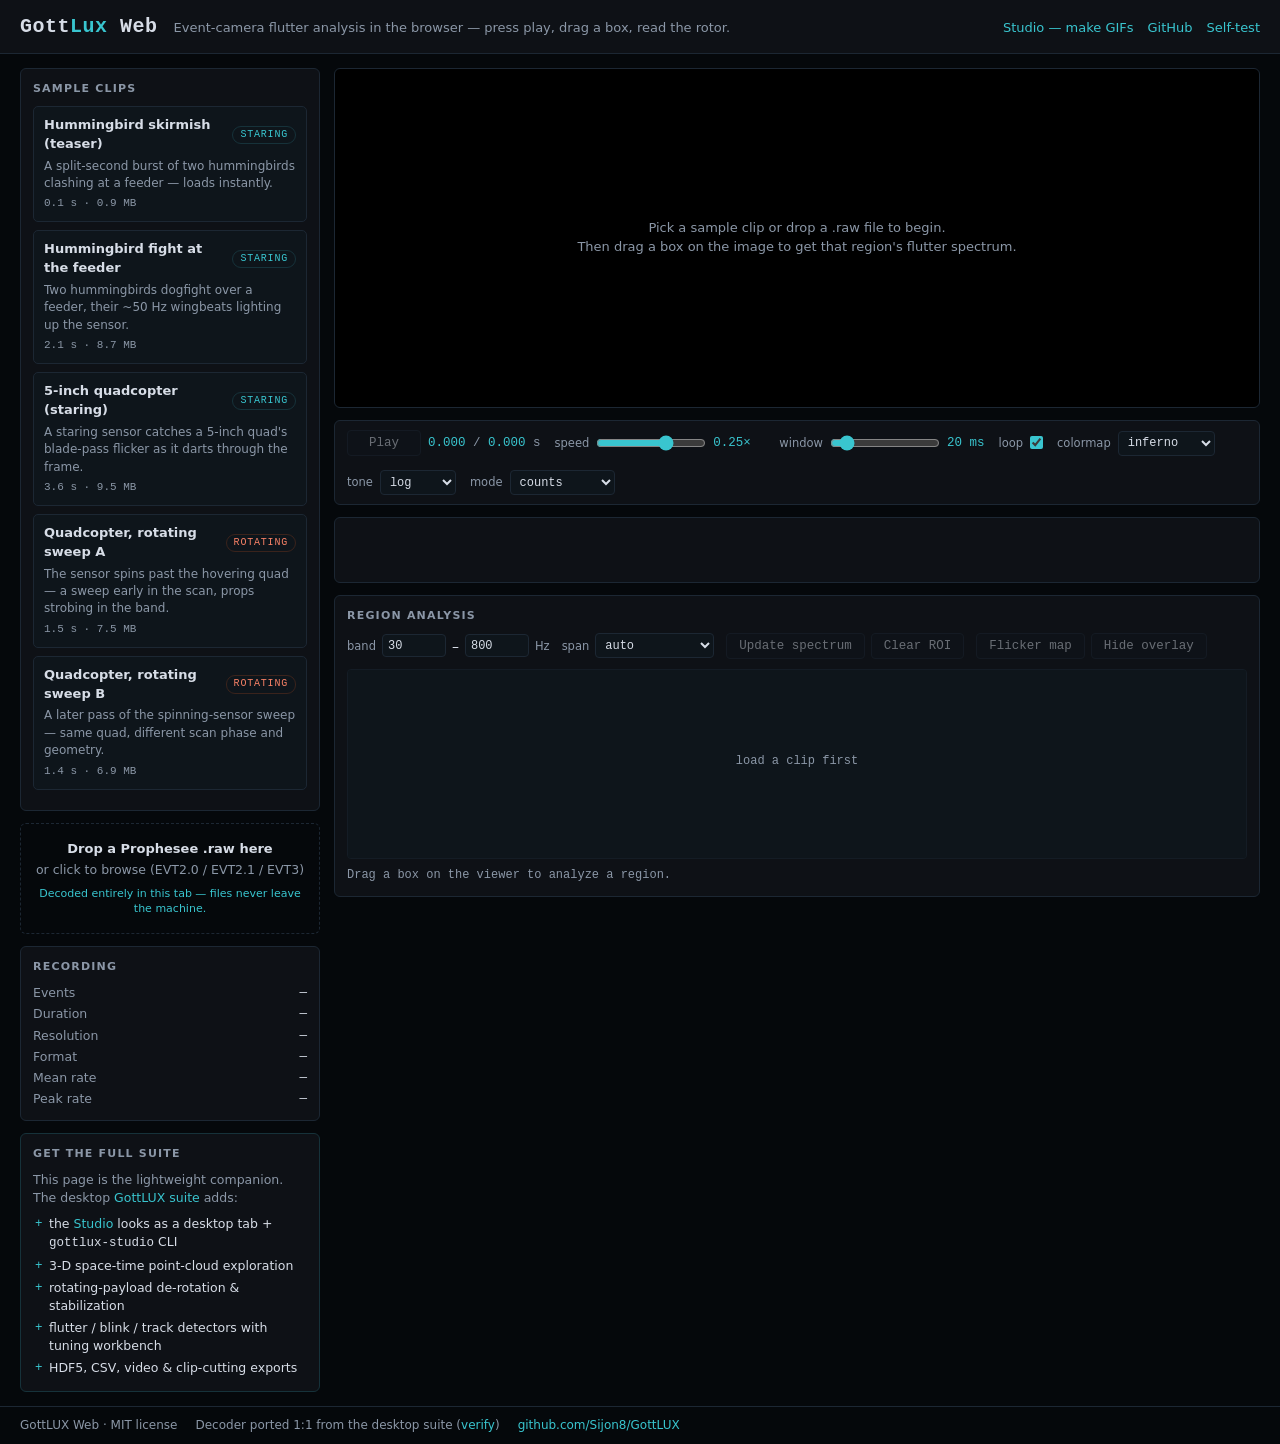
<file: web/index.html>
<!DOCTYPE html>
<html lang="en">
<head>
<meta charset="utf-8">
<meta name="viewport" content="width=device-width, initial-scale=1">
<title>GottLUX Web — event-camera viewer &amp; flutter analysis</title>
<meta name="description" content="In-browser Prophesee event-camera (.raw) viewer with rotor/wingbeat spectrum analysis. Fully client-side — no uploads, no dependencies.">
<link rel="stylesheet" href="style.css">
<link rel="icon" href="data:image/svg+xml,%3Csvg xmlns='http://www.w3.org/2000/svg' viewBox='0 0 16 16'%3E%3Crect width='16' height='16' fill='%2305080b'/%3E%3Ccircle cx='8' cy='8' r='5' fill='none' stroke='%2339c5cf' stroke-width='1.6'/%3E%3Ccircle cx='8' cy='8' r='1.7' fill='%2339c5cf'/%3E%3C/svg%3E">
</head>
<body>

<header>
  <h1>Gott<span class="lux">Lux</span> Web</h1>
  <span class="tagline">Event-camera flutter analysis in the browser — press play, drag a box, read the rotor.</span>
  <nav>
    <a href="studio.html">Studio — make GIFs</a>
    <a href="https://github.com/Sijon8/GottLUX" target="_blank" rel="noopener">GitHub</a>
    <a href="selftest.html">Self-test</a>
  </nav>
</header>

<main>
  <aside id="sidebar">
    <section class="panel" id="clips-panel">
      <h2>Sample clips</h2>
      <div id="clip-list"></div>
      <div id="manifest-note">Loading clip manifest…</div>
    </section>

    <div id="dropzone" title="Open a local Prophesee .raw file">
      <strong>Drop a Prophesee .raw here</strong>
      or click to browse (EVT2.0 / EVT2.1 / EVT3)
      <div class="privacy">Decoded entirely in this tab — files never leave the machine.</div>
      <input type="file" id="file-input" accept=".raw">
    </div>

    <section class="panel" id="info-panel">
      <h2>Recording</h2>
      <dl id="info">
        <dt>Events</dt><dd id="inf-n">—</dd>
        <dt>Duration</dt><dd id="inf-dur">—</dd>
        <dt>Resolution</dt><dd id="inf-res">—</dd>
        <dt>Format</dt><dd id="inf-fmt">—</dd>
        <dt>Mean rate</dt><dd id="inf-mean">—</dd>
        <dt>Peak rate</dt><dd id="inf-peak">—</dd>
      </dl>
    </section>

    <section class="panel" id="callout">
      <h2>Get the full suite</h2>
      <p>This page is the lightweight companion. The desktop
        <a href="https://github.com/Sijon8/GottLUX" target="_blank" rel="noopener">GottLUX suite</a> adds:</p>
      <ul>
        <li>the <a href="studio.html">Studio</a> looks as a desktop tab + <code>gottlux-studio</code> CLI</li>
        <li>3-D space-time point-cloud exploration</li>
        <li>rotating-payload de-rotation &amp; stabilization</li>
        <li>flutter / blink / track detectors with tuning workbench</li>
        <li>HDF5, CSV, video &amp; clip-cutting exports</li>
      </ul>
    </section>
  </aside>

  <section id="stage">
    <div id="viewer-wrap">
      <canvas id="view" width="320" height="320"></canvas>
      <div id="view-hint">Pick a sample clip or drop a .raw file to begin.<br>
        Then drag a box on the image to get that region's flutter spectrum.</div>
      <div id="roi-tip" hidden></div>
      <div id="load-overlay" class="hidden">
        <div id="load-stage">loading…</div>
        <div class="bar"><div id="load-bar"></div></div>
      </div>
    </div>

    <div class="panel" id="transport">
      <div class="group">
        <button id="btn-play" disabled>Play</button>
        <span class="readout"><span id="t-cur">0.000</span><span class="dim"> / </span><span id="t-dur">0.000</span><span class="dim"> s</span></span>
      </div>
      <div class="group">
        <label for="speed">speed</label>
        <!-- logarithmic: position 0..1 maps to 0.005×..2× (see viewer.js) -->
        <input type="range" id="speed" min="0" max="1" step="0.001" value="0.653"
               title="Playback speed — logarithmic, 0.005× to 2×">
        <span class="readout" id="speed-out" title="Click to cycle 1× / 0.1× / 0.01×">0.25×</span>
      </div>
      <div class="group">
        <label for="accum">window</label>
        <input type="range" id="accum" min="1" max="200" step="1" value="20">
        <span class="readout" id="accum-out">20 ms</span>
      </div>
      <div class="group">
        <label for="loop">loop</label>
        <input type="checkbox" id="loop" checked>
      </div>
      <div class="group">
        <label for="cmap">colormap</label>
        <select id="cmap">
          <option value="inferno" selected>inferno</option>
          <option value="viridis">viridis</option>
          <option value="gray">grayscale</option>
        </select>
      </div>
      <div class="group">
        <label for="tone">tone</label>
        <select id="tone">
          <option value="linear">linear</option>
          <option value="log" selected>log</option>
          <option value="sqrt">sqrt</option>
        </select>
      </div>
      <div class="group">
        <label for="mode">mode</label>
        <select id="mode">
          <option value="count" selected>counts</option>
          <option value="polarity">polarity ±</option>
        </select>
      </div>
    </div>

    <canvas id="rate-strip" title="Event rate — click or drag to seek"></canvas>

    <section class="panel" id="analysis">
      <h2>Region analysis</h2>
      <div class="controls">
        <div class="group">
          <label>band</label>
          <input type="number" id="fmin" min="1" max="5000" step="1" value="30"> –
          <input type="number" id="fmax" min="2" max="5000" step="1" value="800">
          <label>Hz</label>
        </div>
        <div class="group">
          <label for="span">span</label>
          <select id="span">
            <option value="auto" selected>auto</option>
            <option value="clip">whole clip</option>
            <option value="1">1 s @ cursor</option>
            <option value="2">2 s @ cursor</option>
          </select>
        </div>
        <div class="group">
          <button id="btn-spectrum" disabled>Update spectrum</button>
          <button id="btn-clear-roi" disabled>Clear ROI</button>
        </div>
        <div class="group">
          <button id="btn-flicker" disabled>Flicker map</button>
          <div class="bar hidden" id="flicker-progress"><div id="flicker-bar"></div></div>
          <button id="btn-overlay" disabled>Hide overlay</button>
        </div>
      </div>
      <canvas id="spectrum" title="Region spectrum"></canvas>
      <div id="spec-readout" class="mono"><span class="hint">Drag a box on the viewer to analyze a region.</span></div>
      <div id="flicker-legend" class="hidden">
        <span>flicker</span>
        <canvas id="legend-canvas" width="160" height="12"></canvas>
        <span id="legend-label"></span>
      </div>
    </section>
  </section>
</main>

<footer>
  <span>GottLUX Web · MIT license</span>
  <span>Decoder ported 1:1 from the desktop suite (<a href="selftest.html">verify</a>)</span>
  <span><a href="https://github.com/Sijon8/GottLUX" target="_blank" rel="noopener">github.com/Sijon8/GottLUX</a></span>
</footer>

<script src="js/decoder.js"></script>
<script src="js/analysis.js"></script>
<script src="js/viewer.js"></script>
</body>
</html>
</file>
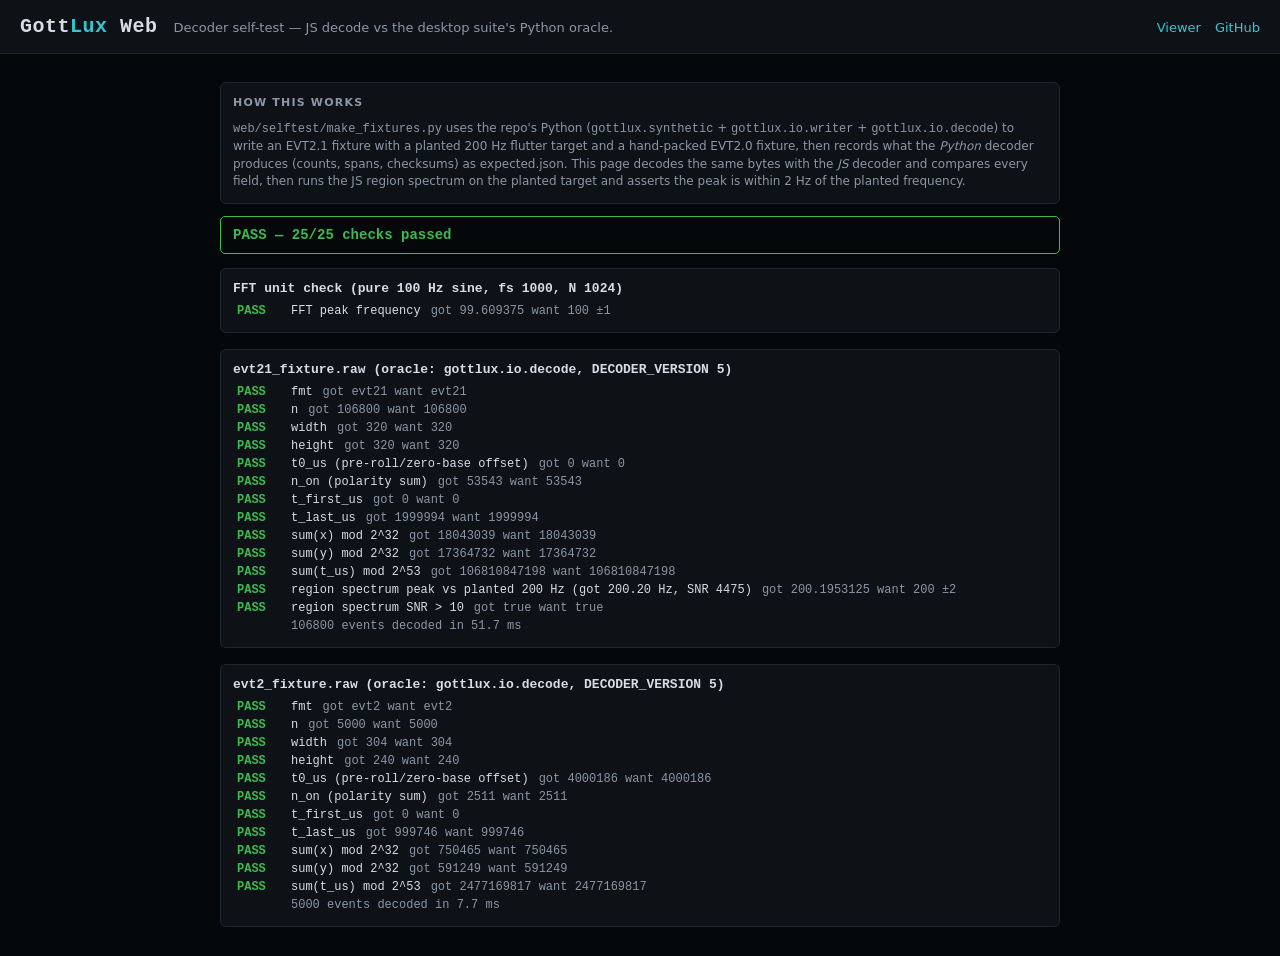
<file: web/selftest.html>
<!DOCTYPE html>
<html lang="en">
<head>
<meta charset="utf-8">
<meta name="viewport" content="width=device-width, initial-scale=1">
<title>GottLUX Web — decoder self-test</title>
<link rel="stylesheet" href="style.css">
<style>
  main.selftest { display: block; max-width: 880px; margin: 0 auto; }
  #selftest-results { margin-top: 12px; }
  .fixture { margin-bottom: 16px; }
  .fixture h3 { font: 600 13px var(--mono); color: var(--text); margin-bottom: 6px; }
  .check { font: 12px var(--mono); padding: 2px 0 2px 4px; display: flex; gap: 10px; }
  .check .st { width: 44px; flex: none; font-weight: 700; }
  .check.pass .st { color: var(--ok); }
  .check.fail .st { color: var(--warn); }
  .check .detail { color: var(--dim); }
  #summary { font: 600 14px var(--mono); padding: 10px 12px; border-radius: 5px;
             border: 1px solid var(--line); margin-bottom: 14px; }
  #selftest-results[data-status="pass"] #summary { color: var(--ok); border-color: var(--ok); }
  #selftest-results[data-status="fail"] #summary { color: var(--warn); border-color: var(--warn); }
</style>
</head>
<body>
<header>
  <h1>Gott<span class="lux">Lux</span> Web</h1>
  <span class="tagline">Decoder self-test — JS decode vs the desktop suite's Python oracle.</span>
  <nav><a href="index.html">Viewer</a>
       <a href="https://github.com/Sijon8/GottLUX" target="_blank" rel="noopener">GitHub</a></nav>
</header>

<main class="selftest">
  <section class="panel" style="margin-top:14px">
    <h2>How this works</h2>
    <p class="hint">
      <code>web/selftest/make_fixtures.py</code> uses the repo's Python
      (<code>gottlux.synthetic</code> + <code>gottlux.io.writer</code> +
      <code>gottlux.io.decode</code>) to write an EVT2.1 fixture with a planted
      200&nbsp;Hz flutter target and a hand-packed EVT2.0 fixture, then records what the
      <em>Python</em> decoder produces (counts, spans, checksums) as expected.json.
      This page decodes the same bytes with the <em>JS</em> decoder and compares every
      field, then runs the JS region spectrum on the planted target and asserts the peak
      is within 2&nbsp;Hz of the planted frequency.
    </p>
  </section>

  <div id="selftest-results" data-status="running">
    <div id="summary">running…</div>
  </div>
</main>

<script src="js/decoder.js"></script>
<script src="js/analysis.js"></script>
<script>
(function () {
  "use strict";
  var results = document.getElementById("selftest-results");
  var summary = document.getElementById("summary");
  var nPass = 0, nFail = 0;

  function section(title) {
    var div = document.createElement("div");
    div.className = "fixture panel";
    var h = document.createElement("h3");
    h.textContent = title;
    div.appendChild(h);
    results.appendChild(div);
    return div;
  }

  function check(sec, name, got, want, tol) {
    var ok;
    if (tol !== undefined) ok = Math.abs(got - want) <= tol;
    else ok = (got === want);
    var row = document.createElement("div");
    row.className = "check " + (ok ? "pass" : "fail");
    var detail = tol !== undefined
      ? "got " + got + "  want " + want + " ±" + tol
      : "got " + got + "  want " + want;
    row.innerHTML = '<span class="st"></span><span class="name"></span><span class="detail"></span>';
    row.querySelector(".st").textContent = ok ? "PASS" : "FAIL";
    row.querySelector(".name").textContent = name;
    row.querySelector(".detail").textContent = detail;
    sec.appendChild(row);
    if (ok) nPass++; else nFail++;
    return ok;
  }

  function fetchBuf(url) {
    return fetch(url).then(function (r) {
      if (!r.ok) throw new Error(url + " -> HTTP " + r.status);
      return r.arrayBuffer();
    });
  }
  function fetchJson(url) {
    return fetch(url).then(function (r) {
      if (!r.ok) throw new Error(url + " -> HTTP " + r.status);
      return r.json();
    });
  }

  function testFixture(rawName, expName) {
    return Promise.all([fetchBuf("selftest/" + rawName), fetchJson("selftest/" + expName)])
      .then(function (both) {
        var buf = both[0], exp = both[1];
        var sec = section(rawName + "  (oracle: gottlux.io.decode, DECODER_VERSION " +
                          exp.decoder_version + ")");
        var t0 = performance.now();
        var dec = GottLUXDecoder.decode(buf);
        var ms = (performance.now() - t0).toFixed(1);
        check(sec, "fmt", dec.fmt, exp.fmt);
        check(sec, "n", dec.n, exp.n);
        check(sec, "width", dec.width, exp.width);
        check(sec, "height", dec.height, exp.height);
        check(sec, "t0_us (pre-roll/zero-base offset)", dec.t0_us, exp.t0_us);
        var nOn = 0, sx = 0, sy = 0, st = 0, i, tus;
        var tFirst = 0, tLast = 0;
        for (i = 0; i < dec.n; i++) {
          if (dec.p[i] === 1) nOn++;
          sx += dec.x[i];
          sy += dec.y[i];
          tus = Math.round(dec.t[i] * 1e6);
          st += tus;
          if (i === 0) tFirst = tus;
          if (i === dec.n - 1) tLast = tus;
        }
        check(sec, "n_on (polarity sum)", nOn, exp.n_on);
        check(sec, "t_first_us", tFirst, exp.t_first_us);
        check(sec, "t_last_us", tLast, exp.t_last_us);
        check(sec, "sum(x) mod 2^32", sx % Math.pow(2, 32), exp.sum_x_mod_2_32);
        check(sec, "sum(y) mod 2^32", sy % Math.pow(2, 32), exp.sum_y_mod_2_32);
        check(sec, "sum(t_us) mod 2^53", st % Math.pow(2, 53), exp.sum_t_us_mod_2_53);

        if (exp.planted_hz) {
          var roi = exp.roi, band = exp.band_hz;
          var m = 0;
          for (i = 0; i < dec.n; i++)
            if (dec.x[i] >= roi[0] && dec.x[i] < roi[2] &&
                dec.y[i] >= roi[1] && dec.y[i] < roi[3]) m++;
          var ts = new Float64Array(m), k = 0;
          for (i = 0; i < dec.n; i++)
            if (dec.x[i] >= roi[0] && dec.x[i] < roi[2] &&
                dec.y[i] >= roi[1] && dec.y[i] < roi[3]) ts[k++] = dec.t[i];
          var spec = GottLUXAnalysis.regionSpectrum(ts, { fmin: band[0], fmax: band[1] });
          check(sec, "region spectrum peak vs planted " + exp.planted_hz + " Hz " +
                     "(got " + spec.peakFreq.toFixed(2) + " Hz, SNR " + spec.snr.toFixed(0) + ")",
                spec.peakFreq, exp.planted_hz, 2.0);
          check(sec, "region spectrum SNR > 10", spec.snr > 10, true);
        }
        var note = document.createElement("div");
        note.className = "check pass";
        note.innerHTML = '<span class="st"></span><span class="detail"></span>';
        note.querySelector(".detail").textContent =
          dec.n + " events decoded in " + ms + " ms";
        sec.appendChild(note);
      })
      .catch(function (err) {
        var sec = section(rawName);
        check(sec, "load/decode (" + err.message + ")", "error", "ok");
      });
  }

  function testFFT() {
    var sec = section("FFT unit check (pure 100 Hz sine, fs 1000, N 1024)");
    var N = 1024, fs = 1000;
    var re = new Float64Array(N), im = new Float64Array(N);
    for (var i = 0; i < N; i++) re[i] = Math.sin(2 * Math.PI * 100 * i / fs);
    GottLUXAnalysis.fft(re, im);
    var bi = 0, bp = -1;
    for (var k2 = 1; k2 < N / 2; k2++) {
      var p = re[k2] * re[k2] + im[k2] * im[k2];
      if (p > bp) { bp = p; bi = k2; }
    }
    check(sec, "FFT peak frequency", bi * fs / N, 100, 1.0);
  }

  testFFT();
  testFixture("evt21_fixture.raw", "evt21_expected.json")
    .then(function () { return testFixture("evt2_fixture.raw", "evt2_expected.json"); })
    .then(function () {
      var ok = nFail === 0;
      results.setAttribute("data-status", ok ? "pass" : "fail");
      summary.textContent = (ok ? "PASS" : "FAIL") + " — " + nPass + "/" + (nPass + nFail) +
        " checks passed";
      console.log("SELFTEST " + (ok ? "PASS" : "FAIL") + " " + nPass + "/" + (nPass + nFail));
    });
})();
</script>
</body>
</html>
</file>
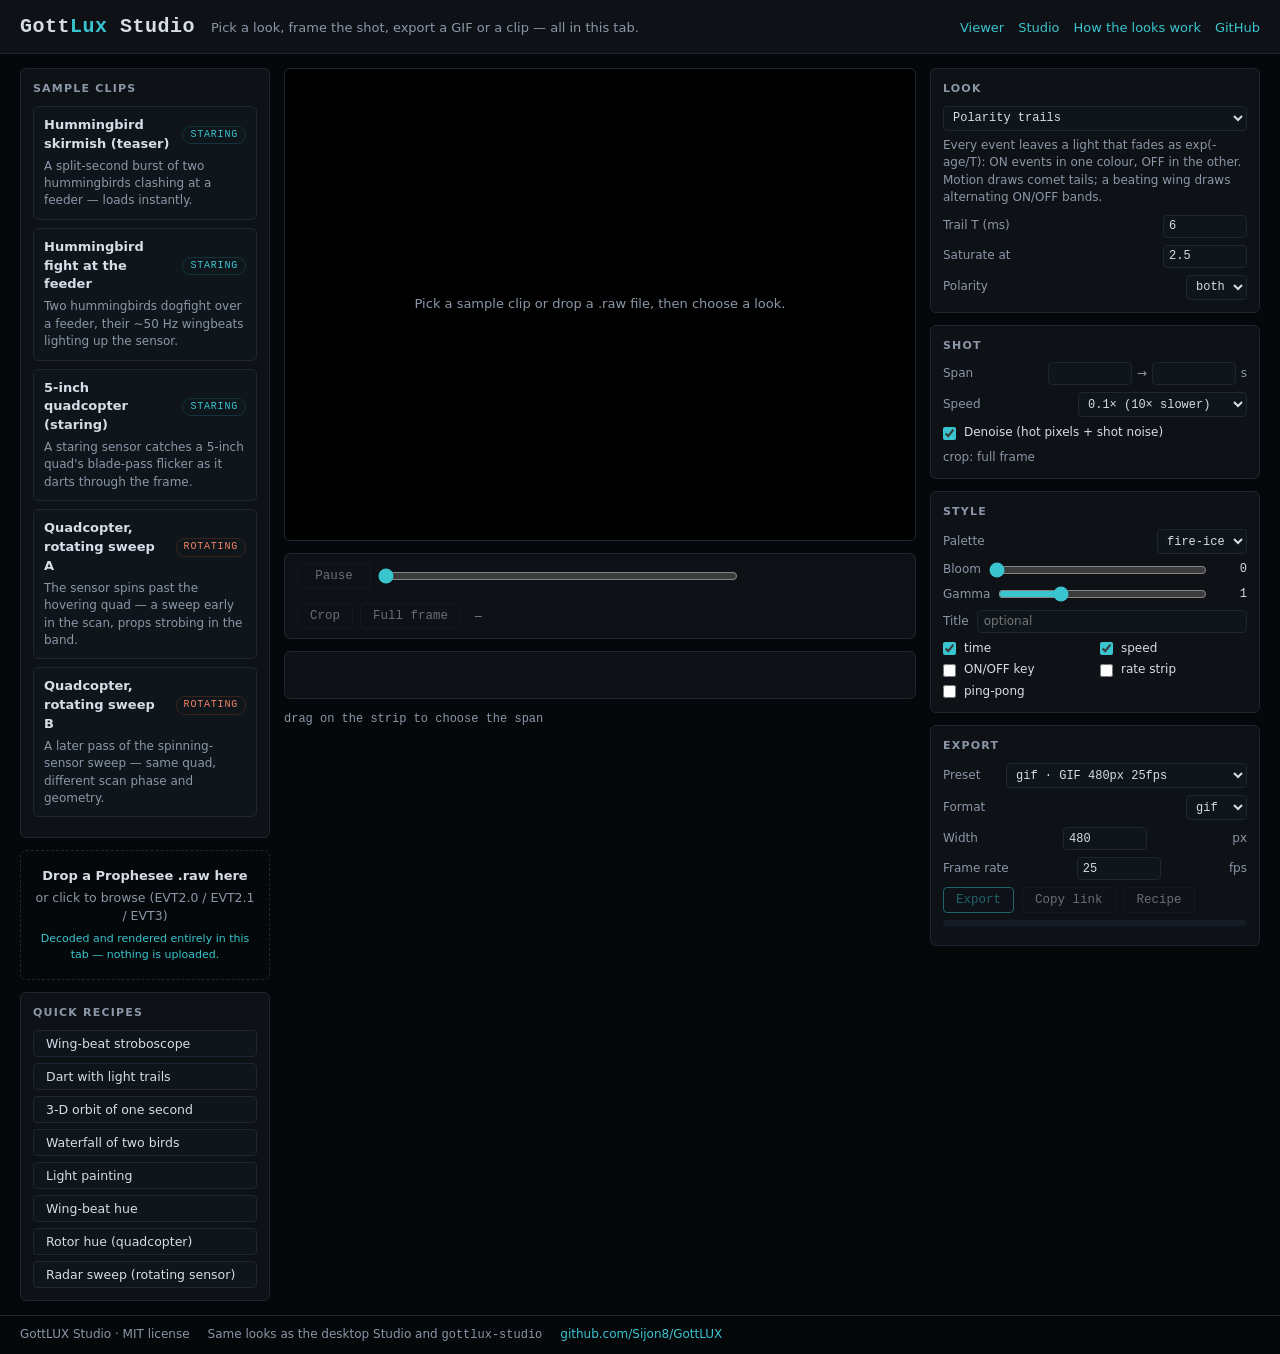
<file: web/studio.html>
<!DOCTYPE html>
<html lang="en">
<head>
<meta charset="utf-8">
<meta name="viewport" content="width=device-width, initial-scale=1">
<title>GottLUX Studio — event-camera GIFs &amp; clips</title>
<meta name="description" content="Turn event-camera recordings into short GIF / MP4 shots in the browser: polarity trails, time surfaces, light painting, 3-D space-time orbits, an event stroboscope and more. Fully client-side.">
<link rel="stylesheet" href="style.css">
<link rel="icon" href="data:image/svg+xml,%3Csvg xmlns='http://www.w3.org/2000/svg' viewBox='0 0 16 16'%3E%3Crect width='16' height='16' fill='%2305080b'/%3E%3Ccircle cx='8' cy='8' r='5' fill='none' stroke='%2339c5cf' stroke-width='1.6'/%3E%3Ccircle cx='8' cy='8' r='1.7' fill='%2339c5cf'/%3E%3C/svg%3E">
</head>
<body class="studio">

<header>
  <h1>Gott<span class="lux">Lux</span> Studio</h1>
  <span class="tagline">Pick a look, frame the shot, export a GIF or a clip — all in this tab.</span>
  <nav>
    <a href="index.html">Viewer</a>
    <a href="studio.html" aria-current="page">Studio</a>
    <a href="https://github.com/Sijon8/GottLUX/blob/main/docs/STUDIO.md" target="_blank" rel="noopener">How the looks work</a>
    <a href="https://github.com/Sijon8/GottLUX" target="_blank" rel="noopener">GitHub</a>
  </nav>
</header>

<main>
  <aside id="sidebar">
    <section class="panel" id="clips-panel">
      <h2>Sample clips</h2>
      <div id="clip-list"></div>
      <div id="manifest-note">Loading clip manifest…</div>
    </section>
    <div id="dropzone" title="Open a local Prophesee .raw file">
      <strong>Drop a Prophesee .raw here</strong>
      or click to browse (EVT2.0 / EVT2.1 / EVT3)
      <div class="privacy">Decoded and rendered entirely in this tab — nothing is uploaded.</div>
      <input type="file" id="file-input" accept=".raw">
    </div>
    <section class="panel" id="recipes-panel">
      <h2>Quick recipes</h2>
      <div id="recipe-list" class="recipe-list"></div>
    </section>
  </aside>

  <section id="stage">
    <div id="studio-view">
      <canvas id="preview" width="480" height="360"></canvas>
      <canvas id="crop-overlay" width="480" height="360" hidden></canvas>
      <div id="view-hint">Pick a sample clip or drop a .raw file, then choose a look.</div>
      <div id="load-overlay" class="hidden">
        <div id="load-stage">loading…</div>
        <div class="bar"><div id="load-bar"></div></div>
      </div>
    </div>
    <div class="panel" id="transport">
      <div class="group">
        <button id="btn-play" disabled>Pause</button>
        <input type="range" id="frame" min="0" max="0" value="0" aria-label="Frame">
      </div>
      <div class="group">
        <button id="btn-crop" disabled title="Show the whole sensor and drag a box around the subject">Crop</button>
        <button id="btn-full" disabled title="Remove the crop">Full frame</button>
      </div>
      <span class="readout" id="readout">—</span>
    </div>
    <canvas id="span-strip" title="Event rate — drag to choose the shot's span"></canvas>
    <div class="hint mono" id="span-readout">drag on the strip to choose the span</div>
  </section>

  <aside id="deck">
    <section class="panel">
      <h2>Look</h2>
      <select id="look"></select>
      <p class="look-desc" id="look-desc"></p>
      <div id="params" class="form"></div>
    </section>
    <section class="panel">
      <h2>Shot</h2>
      <div class="form">
        <label>Span <span class="pair"><input type="number" id="t0" step="0.01" min="0"> → <input type="number" id="t1" step="0.01" min="0"> s</span></label>
        <label>Speed <select id="speed">
          <option value="1">real time</option><option value="0.5">0.5×</option>
          <option value="0.25">0.25×</option><option value="0.1" selected>0.1× (10× slower)</option>
          <option value="0.05">0.05×</option><option value="0.02">0.02×</option>
          <option value="0.01">0.01× (100× slower)</option></select></label>
        <label class="check"><input type="checkbox" id="denoise" checked> Denoise (hot pixels + shot noise)</label>
        <div class="dim small" id="crop-readout">crop: full frame</div>
      </div>
    </section>
    <section class="panel">
      <h2>Style</h2>
      <div class="form">
        <label>Palette <select id="palette"></select></label>
        <label>Bloom <input type="range" id="bloom" min="0" max="2" step="0.05" value="0"><span class="val" id="bloom-v">0</span></label>
        <label>Gamma <input type="range" id="gamma" min="0.4" max="2.5" step="0.05" value="1"><span class="val" id="gamma-v">1</span></label>
        <label>Title <input type="text" id="title" placeholder="optional"></label>
        <div class="checks">
          <label class="check"><input type="checkbox" id="stamp" checked> time</label>
          <label class="check"><input type="checkbox" id="speed_label" checked> speed</label>
          <label class="check"><input type="checkbox" id="legend"> ON/OFF key</label>
          <label class="check"><input type="checkbox" id="rate_strip"> rate strip</label>
          <label class="check"><input type="checkbox" id="pingpong"> ping-pong</label>
        </div>
      </div>
    </section>
    <section class="panel">
      <h2>Export</h2>
      <div class="form">
        <label>Preset <select id="preset"></select></label>
        <label>Format <select id="format"></select></label>
        <label>Width <input type="number" id="width" min="64" max="2048" step="16"> px</label>
        <label>Frame rate <input type="number" id="fps" min="1" max="60" step="1"> fps</label>
        <div class="buttons">
          <button id="btn-export" class="primary" disabled>Export</button>
          <button id="btn-share" disabled title="Copy a link that re-opens this exact shot">Copy link</button>
          <button id="btn-recipe" disabled title="Download the shot recipe (JSON) — opens in the desktop Studio">Recipe</button>
        </div>
        <div class="bar hidden" id="export-progress"><div id="export-bar"></div></div>
        <div id="export-result" class="small"></div>
      </div>
    </section>
  </aside>
</main>

<footer>
  <span>GottLUX Studio · MIT license</span>
  <span>Same looks as the desktop Studio and <code>gottlux-studio</code></span>
  <span><a href="https://github.com/Sijon8/GottLUX" target="_blank" rel="noopener">github.com/Sijon8/GottLUX</a></span>
</footer>

<script src="js/decoder.js"></script>
<script src="js/analysis.js"></script>
<script src="js/looks.js"></script>
<script src="js/gifenc.js"></script>
<script src="js/studio.js"></script>
</body>
</html>
</file>
<file: web/style.css>
/* GottLUX Web — dark instrument theme (matches the desktop suite:
   near-black panels, #39c5cf cyan accent, monospace readouts). */

:root {
  --bg: #05080b;
  --panel: #0e1116;
  --panel-2: #0e151b;
  --line: #1c2733;
  --line-soft: #141c25;
  --text: #d7dde7;
  --dim: #8b97a7;
  --accent: #39c5cf;
  --accent-dim: #16323a;
  --warn: #f78166;
  --ok: #3fb950;
  --mono: ui-monospace, "Cascadia Mono", Consolas, "SF Mono", Menlo, monospace;
  --sans: system-ui, "Segoe UI", Roboto, Helvetica, Arial, sans-serif;
}

* { box-sizing: border-box; margin: 0; padding: 0; }

html, body { height: 100%; }

body {
  background: var(--bg);
  color: var(--text);
  font: 14px/1.45 var(--sans);
  display: flex;
  flex-direction: column;
  min-height: 100vh;
}

a { color: var(--accent); text-decoration: none; }
a:hover { text-decoration: underline; }

.mono { font-family: var(--mono); }

/* ---------------- header ---------------- */
header {
  display: flex;
  align-items: baseline;
  gap: 16px;
  padding: 12px 20px;
  border-bottom: 1px solid var(--line);
  background: var(--panel);
  flex-wrap: wrap;
}

header h1 {
  font-size: 20px;
  font-weight: 650;
  letter-spacing: 0.5px;
  font-family: var(--mono);
}

header h1 .lux { color: var(--accent); }

header .tagline { color: var(--dim); font-size: 13px; flex: 1 1 260px; }

header nav { display: flex; gap: 14px; font-size: 13px; align-items: baseline; }

/* ---------------- layout ---------------- */
main {
  display: flex;
  flex: 1;
  gap: 14px;
  padding: 14px 20px;
  align-items: flex-start;
  min-width: 0;
}

#sidebar {
  flex: 0 0 300px;
  display: flex;
  flex-direction: column;
  gap: 12px;
  min-width: 0;
}

#stage {
  flex: 1 1 auto;
  display: flex;
  flex-direction: column;
  gap: 12px;
  min-width: 0;
}

@media (max-width: 900px) {
  main { flex-direction: column; }
  #sidebar { flex: 1 1 auto; width: 100%; }
}

.panel {
  background: var(--panel);
  border: 1px solid var(--line);
  border-radius: 6px;
  padding: 12px;
}

.panel h2 {
  font-size: 11px;
  font-weight: 600;
  text-transform: uppercase;
  letter-spacing: 1.2px;
  color: var(--dim);
  margin-bottom: 9px;
}

/* ---------------- clip picker ---------------- */
.clip-card {
  border: 1px solid var(--line);
  border-radius: 5px;
  padding: 9px 10px;
  margin-bottom: 8px;
  cursor: pointer;
  background: var(--panel-2);
  transition: border-color 0.12s;
}

.clip-card:hover { border-color: var(--accent); }
.clip-card.active { border-color: var(--accent); box-shadow: 0 0 0 1px var(--accent-dim) inset; }

.clip-card .row1 { display: flex; align-items: center; gap: 8px; }
.clip-card .title { font-weight: 600; font-size: 13px; flex: 1; }

.badge {
  font-family: var(--mono);
  font-size: 10px;
  text-transform: uppercase;
  letter-spacing: 0.8px;
  padding: 1px 7px;
  border-radius: 9px;
  border: 1px solid var(--accent-dim);
  color: var(--accent);
  white-space: nowrap;
}

.badge.rotating { color: var(--warn); border-color: #3a231c; }

.clip-card .desc { color: var(--dim); font-size: 12px; margin-top: 4px; }
.clip-card .stats { font-family: var(--mono); font-size: 11px; color: var(--dim); margin-top: 4px; }

#manifest-note { color: var(--dim); font-size: 12px; }

/* ---------------- drop zone ---------------- */
#dropzone {
  border: 1.5px dashed var(--line);
  border-radius: 6px;
  padding: 16px 12px;
  text-align: center;
  color: var(--dim);
  font-size: 12.5px;
  cursor: pointer;
  transition: border-color 0.12s, background 0.12s;
}

#dropzone.hover { border-color: var(--accent); background: var(--accent-dim); color: var(--text); }
#dropzone strong { color: var(--text); display: block; margin-bottom: 3px; font-size: 13px; }
#dropzone .privacy { margin-top: 6px; font-size: 11px; color: var(--accent); }
#file-input { display: none; }

/* ---------------- info panel ---------------- */
#info { display: grid; grid-template-columns: auto 1fr; gap: 3px 12px; font-size: 12.5px; }
#info dt { color: var(--dim); }
#info dd { font-family: var(--mono); text-align: right; }

/* ---------------- callout / footer ---------------- */
#callout { border-color: var(--accent-dim); }
#callout p { font-size: 12.5px; color: var(--dim); margin-bottom: 6px; }
#callout ul { list-style: none; font-size: 12.5px; }
#callout li { padding: 2px 0 2px 16px; position: relative; }
#callout li::before { content: "+"; position: absolute; left: 2px; color: var(--accent); font-family: var(--mono); }

footer {
  padding: 10px 20px;
  border-top: 1px solid var(--line);
  color: var(--dim);
  font-size: 12px;
  display: flex;
  gap: 18px;
  flex-wrap: wrap;
}

/* ---------------- viewer ---------------- */
#viewer-wrap {
  position: relative;
  background: #000;
  border: 1px solid var(--line);
  border-radius: 6px;
  min-height: 340px;
  display: flex;
  align-items: center;
  justify-content: center;
  overflow: hidden;
}

#view { display: block; image-rendering: pixelated; cursor: crosshair; touch-action: none; }

#view-hint {
  position: absolute;
  inset: 0;
  display: flex;
  align-items: center;
  justify-content: center;
  color: var(--dim);
  font-size: 13px;
  text-align: center;
  padding: 20px;
  pointer-events: none;
}

#roi-tip {
  position: absolute;
  left: 10px;
  bottom: 8px;
  font-family: var(--mono);
  font-size: 11px;
  color: var(--dim);
  background: rgba(5, 8, 11, 0.72);
  padding: 2px 7px;
  border-radius: 4px;
  pointer-events: none;
}

#load-overlay {
  position: absolute;
  inset: 0;
  background: rgba(5, 8, 11, 0.88);
  display: flex;
  flex-direction: column;
  align-items: center;
  justify-content: center;
  gap: 10px;
  font-family: var(--mono);
  font-size: 13px;
  z-index: 5;
}

#load-overlay.hidden { display: none; }

.bar { width: min(340px, 70%); height: 6px; background: var(--line-soft); border-radius: 3px; overflow: hidden; }
.bar > div { height: 100%; width: 0%; background: var(--accent); transition: width 0.1s; }

/* ---------------- transport ---------------- */
#transport {
  display: flex;
  align-items: center;
  gap: 14px;
  flex-wrap: wrap;
  padding: 9px 12px;
}

#transport .group { display: flex; align-items: center; gap: 7px; }
#transport label { color: var(--dim); font-size: 11.5px; white-space: nowrap; }

button {
  background: var(--panel-2);
  color: var(--text);
  border: 1px solid var(--line);
  border-radius: 4px;
  font: 12.5px var(--mono);
  padding: 5px 12px;
  cursor: pointer;
}

button:hover:not(:disabled) { border-color: var(--accent); color: var(--accent); }
button:disabled { opacity: 0.45; cursor: default; }
button.primary { border-color: var(--accent); color: var(--accent); }

#btn-play { min-width: 74px; }

input[type="range"] { accent-color: var(--accent); width: 110px; }

select, input[type="number"] {
  background: var(--panel-2);
  color: var(--text);
  border: 1px solid var(--line);
  border-radius: 4px;
  font: 12px var(--mono);
  padding: 3.5px 5px;
}

input[type="number"] { width: 64px; }
input[type="checkbox"] { accent-color: var(--accent); }

.readout { font-family: var(--mono); font-size: 12.5px; color: var(--accent); white-space: nowrap; }
.readout .dim { color: var(--dim); }
#speed-out { min-width: 52px; cursor: pointer; }   /* fits "0.005×"; click cycles presets */

/* ---------------- rate strip ---------------- */
#rate-strip {
  width: 100%;
  height: 66px;
  display: block;
  background: var(--panel);
  border: 1px solid var(--line);
  border-radius: 6px;
  cursor: pointer;
}

/* ---------------- analysis ---------------- */
#analysis .controls {
  display: flex;
  align-items: center;
  gap: 12px;
  flex-wrap: wrap;
  margin-bottom: 10px;
}

#analysis .controls .group { display: flex; align-items: center; gap: 6px; }
#analysis .controls label { color: var(--dim); font-size: 11.5px; }

#spectrum {
  width: 100%;
  height: 190px;
  display: block;
  background: var(--panel-2);
  border: 1px solid var(--line-soft);
  border-radius: 4px;
}

#spec-readout { margin-top: 7px; font-size: 12.5px; min-height: 18px; }
#spec-readout .val { color: var(--accent); }
#spec-readout .lbl { color: var(--dim); }

#flicker-progress { width: 130px; }
#flicker-progress.hidden, #flicker-legend.hidden { display: none; }

#flicker-legend { display: flex; align-items: center; gap: 8px; margin-top: 8px; font-family: var(--mono); font-size: 11px; color: var(--dim); }
#flicker-legend canvas { border: 1px solid var(--line-soft); border-radius: 2px; }

.hint { color: var(--dim); font-size: 12px; }

/* ---------------- Studio (studio.html) ---------------- */
/* a grid, not flex: minmax(0, 1fr) columns cannot be pushed wider by a canvas */
body.studio main { display: grid; grid-template-columns: 250px minmax(0, 1fr) 330px;
                   gap: 14px; align-items: start; }
body.studio #sidebar, body.studio #stage { min-width: 0; }
#deck { display: flex; flex-direction: column; gap: 12px; min-width: 0; }
@media (max-width: 1180px) {
  body.studio main { grid-template-columns: 230px minmax(0, 1fr); }
  #deck { grid-column: 1 / -1; display: grid; grid-template-columns: repeat(auto-fit, minmax(260px, 1fr)); }
}
@media (max-width: 760px) {
  body.studio main { grid-template-columns: minmax(0, 1fr); padding: 12px 16px; }
  #deck { grid-template-columns: minmax(0, 1fr); }
}

#studio-view {
  position: relative; background: #000; border: 1px solid var(--line); border-radius: 6px;
  min-height: 240px; min-width: 0; display: flex; align-items: center; justify-content: center;
  overflow: hidden;
}
#view-hint[hidden] { display: none; }
#preview { display: block; min-width: 0; max-width: 100%; touch-action: none; }
body.studio #transport input[type="range"] { width: min(360px, 40vw); }
#readout { white-space: normal; color: var(--dim); font-size: 11.5px; }
#span-strip {
  width: 100%; height: 48px; display: block; background: var(--panel);
  border: 1px solid var(--line); border-radius: 6px; cursor: ew-resize; touch-action: none;
}
button.on { border-color: var(--accent); color: var(--accent); background: var(--accent-dim); }

.form { display: flex; flex-direction: column; gap: 7px; }
.form label { display: flex; align-items: center; gap: 8px; justify-content: space-between;
              color: var(--dim); font-size: 12px; }
.form label.check { justify-content: flex-start; color: var(--text); }
.form select, .form input[type="number"], .form input[type="text"] { min-width: 0; }
.form input[type="number"] { width: 84px; }
.form input[type="text"] { background: var(--panel-2); color: var(--text); border: 1px solid var(--line);
                           border-radius: 4px; padding: 3.5px 6px; font: 12px var(--sans); flex: 1; }
.form input[type="range"] { flex: 1; }
.form .val { font-family: var(--mono); color: var(--text); min-width: 32px; text-align: right; }
.form .pair { display: flex; align-items: center; gap: 5px; color: var(--dim); }
.form .checks { display: grid; grid-template-columns: 1fr 1fr; gap: 4px 10px; }
.form .buttons { display: flex; gap: 8px; flex-wrap: wrap; }
#look { width: 100%; margin-bottom: 6px; }
.look-desc { color: var(--dim); font-size: 12px; margin-bottom: 8px; }
.small { font-size: 12px; }
.dim { color: var(--dim); }
.recipe-list { display: flex; flex-direction: column; gap: 6px; }
.recipe { text-align: left; font-family: var(--sans); font-size: 12.5px; }
#export-result a { display: block; margin: 6px 0; word-break: break-all; }
.gif-result { max-width: 100%; border: 1px solid var(--line); border-radius: 4px; margin-top: 4px; }
#export-progress { width: 100%; }
</file>
